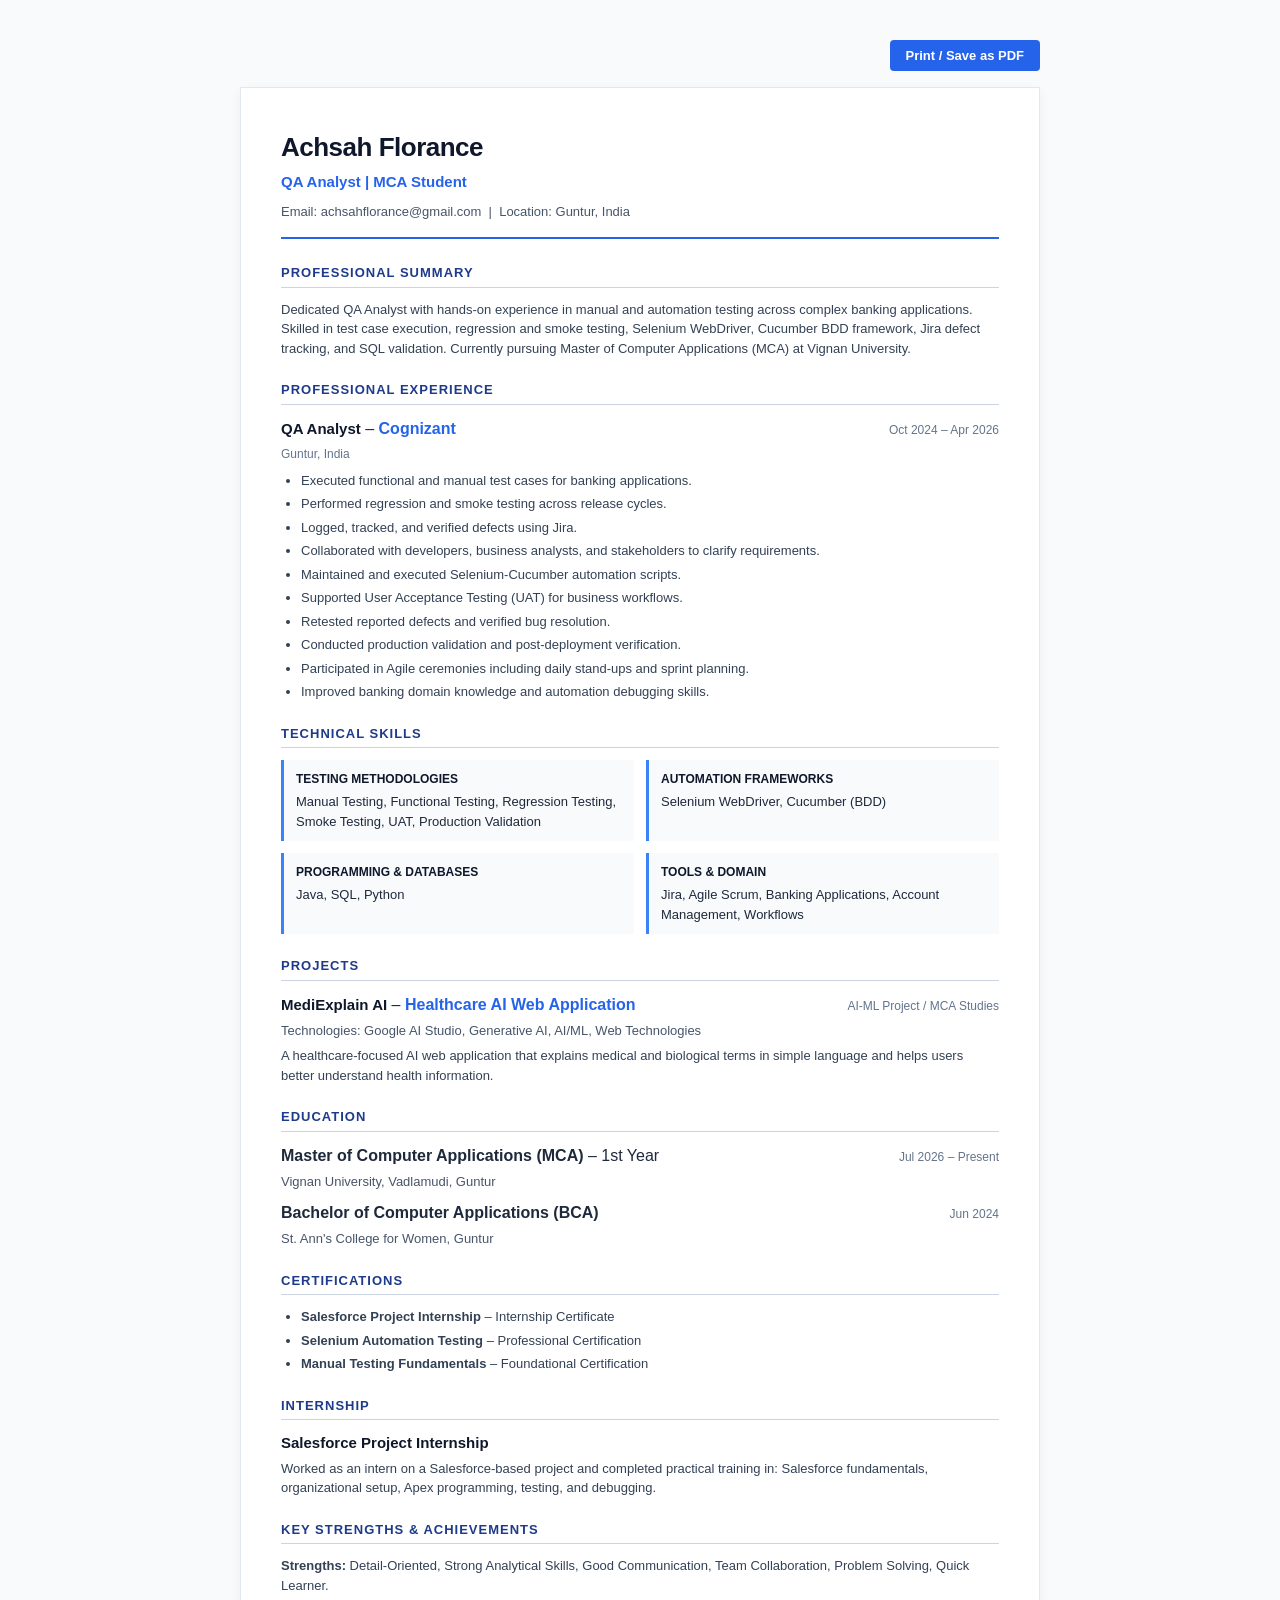
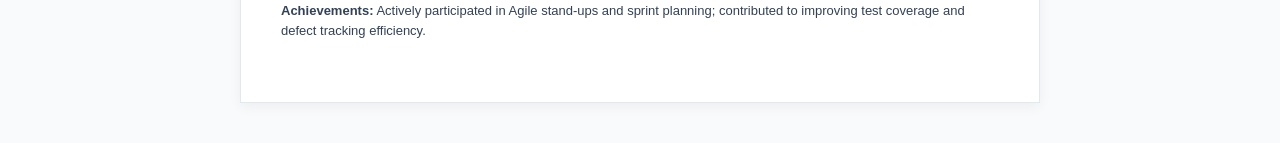
<file: public/Achsah_Florance_Resume.html>
<!DOCTYPE html>
<html lang="en">
<head>
  <meta charset="UTF-8">
  <title>Achsah Florance - Resume</title>
  <style>
    * {
      box-sizing: border-box;
      margin: 0;
      padding: 0;
    }
    body {
      font-family: -apple-system, BlinkMacSystemFont, "Segoe UI", Roboto, "Helvetica Neue", Arial, sans-serif;
      color: #1e293b;
      background: #f8fafc;
      padding: 40px 20px;
      line-height: 1.5;
    }
    .resume-container {
      max-width: 800px;
      margin: 0 auto;
      background: #ffffff;
      padding: 40px;
      border: 1px solid #e2e8f0;
      box-shadow: 0 4px 12px rgba(0, 0, 0, 0.05);
    }
    .header {
      border-bottom: 2px solid #2563eb;
      padding-bottom: 16px;
      margin-bottom: 24px;
    }
    .header h1 {
      font-size: 26px;
      color: #0f172a;
      letter-spacing: -0.5px;
      margin-bottom: 4px;
    }
    .header .subtitle {
      font-size: 15px;
      font-weight: 600;
      color: #2563eb;
      margin-bottom: 8px;
    }
    .header .contact-info {
      font-size: 13px;
      color: #475569;
    }
    .section {
      margin-bottom: 22px;
    }
    .section-title {
      font-size: 13px;
      font-weight: 700;
      text-transform: uppercase;
      letter-spacing: 1px;
      color: #1e3a8a;
      border-bottom: 1px solid #cbd5e1;
      padding-bottom: 4px;
      margin-bottom: 12px;
    }
    .exp-header {
      display: flex;
      justify-content: space-between;
      align-items: baseline;
      margin-bottom: 4px;
    }
    .exp-title {
      font-weight: 700;
      font-size: 15px;
      color: #0f172a;
    }
    .exp-company {
      font-weight: 600;
      color: #2563eb;
    }
    .exp-date {
      font-size: 12px;
      color: #64748b;
      font-weight: 500;
    }
    .exp-location {
      font-size: 12px;
      color: #64748b;
      margin-bottom: 8px;
    }
    ul {
      list-style-type: disc;
      padding-left: 20px;
      font-size: 13px;
      color: #334155;
    }
    li {
      margin-bottom: 4px;
    }
    .skills-grid {
      display: grid;
      grid-template-columns: repeat(2, 1fr);
      gap: 12px;
      font-size: 13px;
    }
    .skill-category {
      background: #f8fafc;
      padding: 10px 12px;
      border-left: 3px solid #3b82f6;
    }
    .skill-cat-title {
      font-weight: 700;
      color: #0f172a;
      margin-bottom: 4px;
      font-size: 12px;
      text-transform: uppercase;
    }
    .print-bar {
      max-width: 800px;
      margin: 0 auto 16px auto;
      display: flex;
      justify-content: flex-end;
      gap: 12px;
    }
    .btn {
      background: #2563eb;
      color: white;
      border: none;
      padding: 8px 16px;
      font-size: 13px;
      font-weight: 600;
      border-radius: 4px;
      cursor: pointer;
      text-decoration: none;
      display: inline-flex;
      align-items: center;
      gap: 6px;
    }
    .btn-secondary {
      background: #e2e8f0;
      color: #1e293b;
    }
    @media print {
      body {
        background: #ffffff;
        padding: 0;
      }
      .print-bar {
        display: none;
      }
      .resume-container {
        border: none;
        box-shadow: none;
        padding: 0;
        max-width: 100%;
      }
    }
  </style>
</head>
<body>
  <div class="print-bar">
    <button class="btn" onclick="window.print()">Print / Save as PDF</button>
  </div>
  <div class="resume-container">
    <div class="header">
      <h1>Achsah Florance</h1>
      <div class="subtitle">QA Analyst | MCA Student</div>
      <div class="contact-info">
        Email: achsahflorance@gmail.com &nbsp;|&nbsp; Location: Guntur, India
      </div>
    </div>

    <div class="section">
      <div class="section-title">Professional Summary</div>
      <p style="font-size: 13px; color: #334155;">
        Dedicated QA Analyst with hands-on experience in manual and automation testing across complex banking applications. Skilled in test case execution, regression and smoke testing, Selenium WebDriver, Cucumber BDD framework, Jira defect tracking, and SQL validation. Currently pursuing Master of Computer Applications (MCA) at Vignan University.
      </p>
    </div>

    <div class="section">
      <div class="section-title">Professional Experience</div>
      <div class="exp-header">
        <div>
          <span class="exp-title">QA Analyst</span> – <span class="exp-company">Cognizant</span>
        </div>
        <div class="exp-date">Oct 2024 – Apr 2026</div>
      </div>
      <div class="exp-location">Guntur, India</div>
      <ul>
        <li>Executed functional and manual test cases for banking applications.</li>
        <li>Performed regression and smoke testing across release cycles.</li>
        <li>Logged, tracked, and verified defects using Jira.</li>
        <li>Collaborated with developers, business analysts, and stakeholders to clarify requirements.</li>
        <li>Maintained and executed Selenium-Cucumber automation scripts.</li>
        <li>Supported User Acceptance Testing (UAT) for business workflows.</li>
        <li>Retested reported defects and verified bug resolution.</li>
        <li>Conducted production validation and post-deployment verification.</li>
        <li>Participated in Agile ceremonies including daily stand-ups and sprint planning.</li>
        <li>Improved banking domain knowledge and automation debugging skills.</li>
      </ul>
    </div>

    <div class="section">
      <div class="section-title">Technical Skills</div>
      <div class="skills-grid">
        <div class="skill-category">
          <div class="skill-cat-title">Testing Methodologies</div>
          Manual Testing, Functional Testing, Regression Testing, Smoke Testing, UAT, Production Validation
        </div>
        <div class="skill-category">
          <div class="skill-cat-title">Automation Frameworks</div>
          Selenium WebDriver, Cucumber (BDD)
        </div>
        <div class="skill-category">
          <div class="skill-cat-title">Programming & Databases</div>
          Java, SQL, Python
        </div>
        <div class="skill-category">
          <div class="skill-cat-title">Tools & Domain</div>
          Jira, Agile Scrum, Banking Applications, Account Management, Workflows
        </div>
      </div>
    </div>

    <div class="section">
      <div class="section-title">Projects</div>
      <div class="exp-header">
        <div>
          <span class="exp-title">MediExplain AI</span> – <span class="exp-company">Healthcare AI Web Application</span>
        </div>
        <div class="exp-date">AI-ML Project / MCA Studies</div>
      </div>
      <div style="font-size: 13px; color: #475569; margin-bottom: 6px;">
        Technologies: Google AI Studio, Generative AI, AI/ML, Web Technologies
      </div>
      <p style="font-size: 13px; color: #334155;">
        A healthcare-focused AI web application that explains medical and biological terms in simple language and helps users better understand health information.
      </p>
    </div>

    <div class="section">
      <div class="section-title">Education</div>
      <div style="margin-bottom: 10px;">
        <div class="exp-header">
          <div><strong>Master of Computer Applications (MCA)</strong> – 1st Year</div>
          <div class="exp-date">Jul 2026 – Present</div>
        </div>
        <div style="font-size: 13px; color: #475569;">Vignan University, Vadlamudi, Guntur</div>
      </div>
      <div>
        <div class="exp-header">
          <div><strong>Bachelor of Computer Applications (BCA)</strong></div>
          <div class="exp-date">Jun 2024</div>
        </div>
        <div style="font-size: 13px; color: #475569;">St. Ann's College for Women, Guntur</div>
      </div>
    </div>

    <div class="section">
      <div class="section-title">Certifications</div>
      <ul>
        <li><strong>Salesforce Project Internship</strong> – Internship Certificate</li>
        <li><strong>Selenium Automation Testing</strong> – Professional Certification</li>
        <li><strong>Manual Testing Fundamentals</strong> – Foundational Certification</li>
      </ul>
    </div>

    <div class="section">
      <div class="section-title">Internship</div>
      <div class="exp-header">
        <div class="exp-title">Salesforce Project Internship</div>
      </div>
      <p style="font-size: 13px; color: #334155; margin-top: 4px;">
        Worked as an intern on a Salesforce-based project and completed practical training in: Salesforce fundamentals, organizational setup, Apex programming, testing, and debugging.
      </p>
    </div>

    <div class="section">
      <div class="section-title">Key Strengths & Achievements</div>
      <div style="font-size: 13px; color: #334155;">
        <strong>Strengths:</strong> Detail-Oriented, Strong Analytical Skills, Good Communication, Team Collaboration, Problem Solving, Quick Learner.
      </div>
      <div style="font-size: 13px; color: #334155; margin-top: 6px;">
        <strong>Achievements:</strong> Actively participated in Agile stand-ups and sprint planning; contributed to improving test coverage and defect tracking efficiency.
      </div>
    </div>
  </div>
</body>
</html>
</file>
